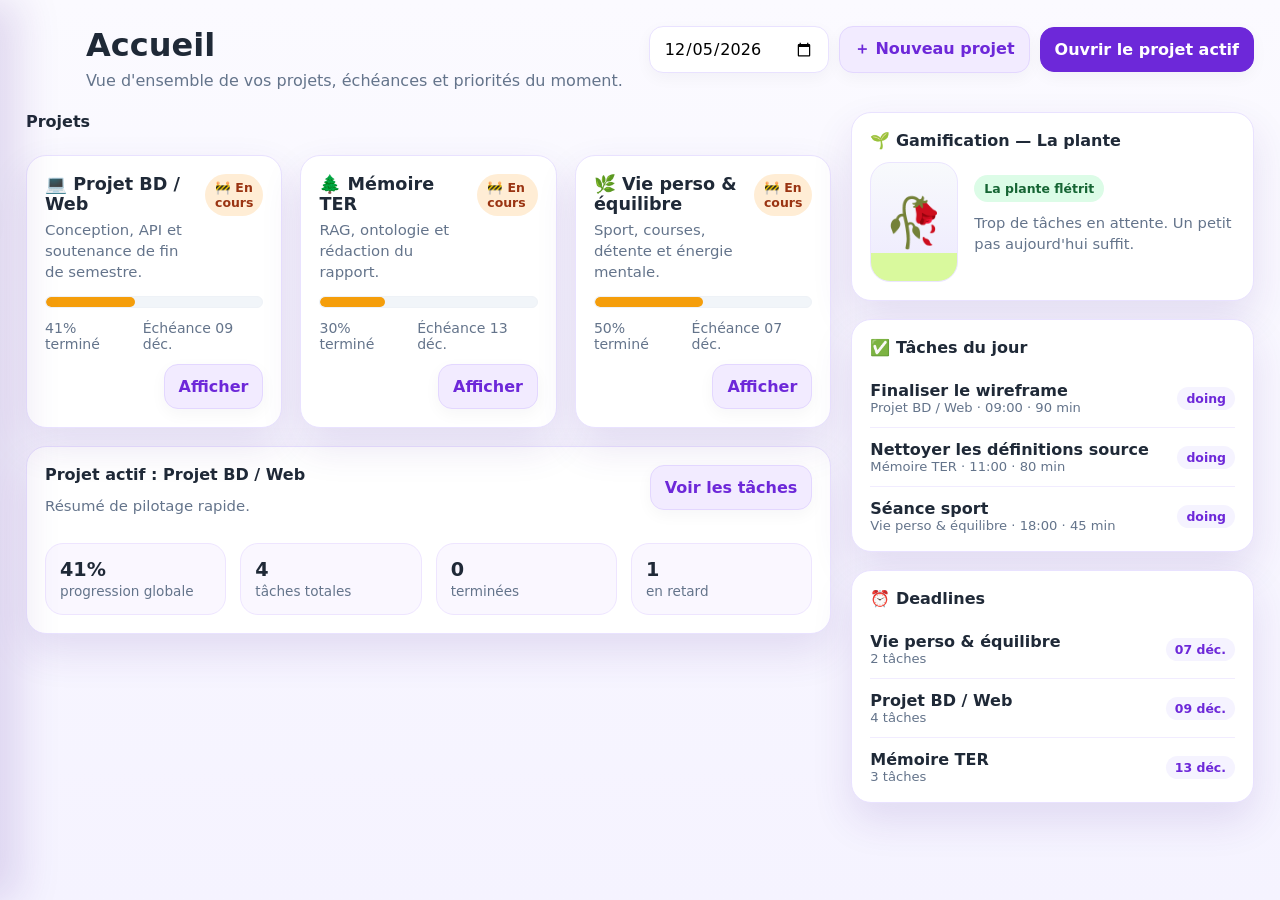
<file: index.html>
<!doctype html>
<html lang="fr">
<head>
  <meta charset="UTF-8" />
  <meta name="viewport" content="width=device-width, initial-scale=1.0" />
  <title>Todo List — Personal Organizer</title>
  <link rel="stylesheet" href="styles.css" />
</head>
<body>
<div class="app">
  <div class="sidebar-backdrop" id="sidebarBackdrop"></div>

  <aside class="sidebar" id="appSidebar">
    <div class="brand">
      <h1>Todo List<br>Personal Organizer</h1>
      <p>Une application de gestion de projets en groupe</p>
    </div>
    <nav class="nav">
      <button class="nav-btn active" data-view="dashboard">🏠 Dashboard</button>
      <button class="nav-btn" data-view="todo">📝 To-do List</button>
      <button class="nav-btn" data-view="gantt">🎼 Vue Chef d'orchestre</button>
      <button class="nav-btn" data-view="calendar">🗓️ Vue Équilibre</button>
    </nav>
    <div id="memberSelectorWrap"></div>
    <div class="sidebar-card">
      <h3>💡 Métaphore active</h3>
      <p>La plante grandit avec ta régularité. Le sablier en focus mode t'aide à rester dans le flux sans stress.</p>
    </div>
  </aside>

  <main class="main" id="mainArea">
    <section id="dashboard" class="view active"></section>
    <section id="todo" class="view"></section>
    <section id="gantt" class="view"></section>
    <section id="calendar" class="view"></section>
  </main>
</div>

<!-- Focus Mode Overlay -->
<div class="focus-overlay" id="focusOverlay">
  <div class="veil" id="focusVeil"></div>
  <div class="focus-panel">
    <div class="badge orange" id="focusPhase">⏳ Deep focus</div>
    <div class="small">Tâche active</div>
    <h2 id="focusTaskTitle" style="margin:8px 0 0;font-size:1.6rem"></h2>
    <div class="timer" id="focusTimer">00:00</div>
    <div class="small" id="focusLabel">Temps restant</div>
    <div class="focus-progress"><div id="focusBar"></div></div>
    <div class="focus-stats">
      <div class="focus-stat"><div class="small">Temps tâche</div><strong id="focusTaskTime">0 min</strong></div>
      <div class="focus-stat"><div class="small">Buffer</div><strong id="focusBufferTime">0 min</strong></div>
    </div>
    <div style="display:flex;gap:10px;justify-content:center;flex-wrap:wrap">
      <button class="btn soft" id="minimizeFocusBtn">Réduire</button>
      <button class="btn soft" id="fullscreenFocusBtn">Plein écran</button>
      <button class="btn warn" id="pauseFocusBtn">Pause</button>
      <button class="btn danger" id="stopFocusBtn">Stop</button>
    </div>
  </div>
</div>

<div class="focus-mini" id="focusMini">
  <div class="focus-mini-head">
    <div>
      <div class="small">Focus en cours</div>
      <strong id="focusMiniTitle">Tâche active</strong>
    </div>
    <div class="focus-mini-actions">
      <button class="mini-btn" id="restoreFocusBtn" title="Ouvrir">↗</button>
      <button class="mini-btn" id="miniPauseFocusBtn" title="Pause">⏯</button>
      <button class="mini-btn" id="miniStopFocusBtn" title="Stop">✕</button>
    </div>
  </div>
  <div class="focus-mini-timer" id="focusMiniTimer">00:00</div>
  <div class="focus-mini-progress"><div id="focusMiniBar"></div></div>
</div>

<div class="toast" id="toast"></div>

<script src="app.js"></script>
</body>
</html>
</file>
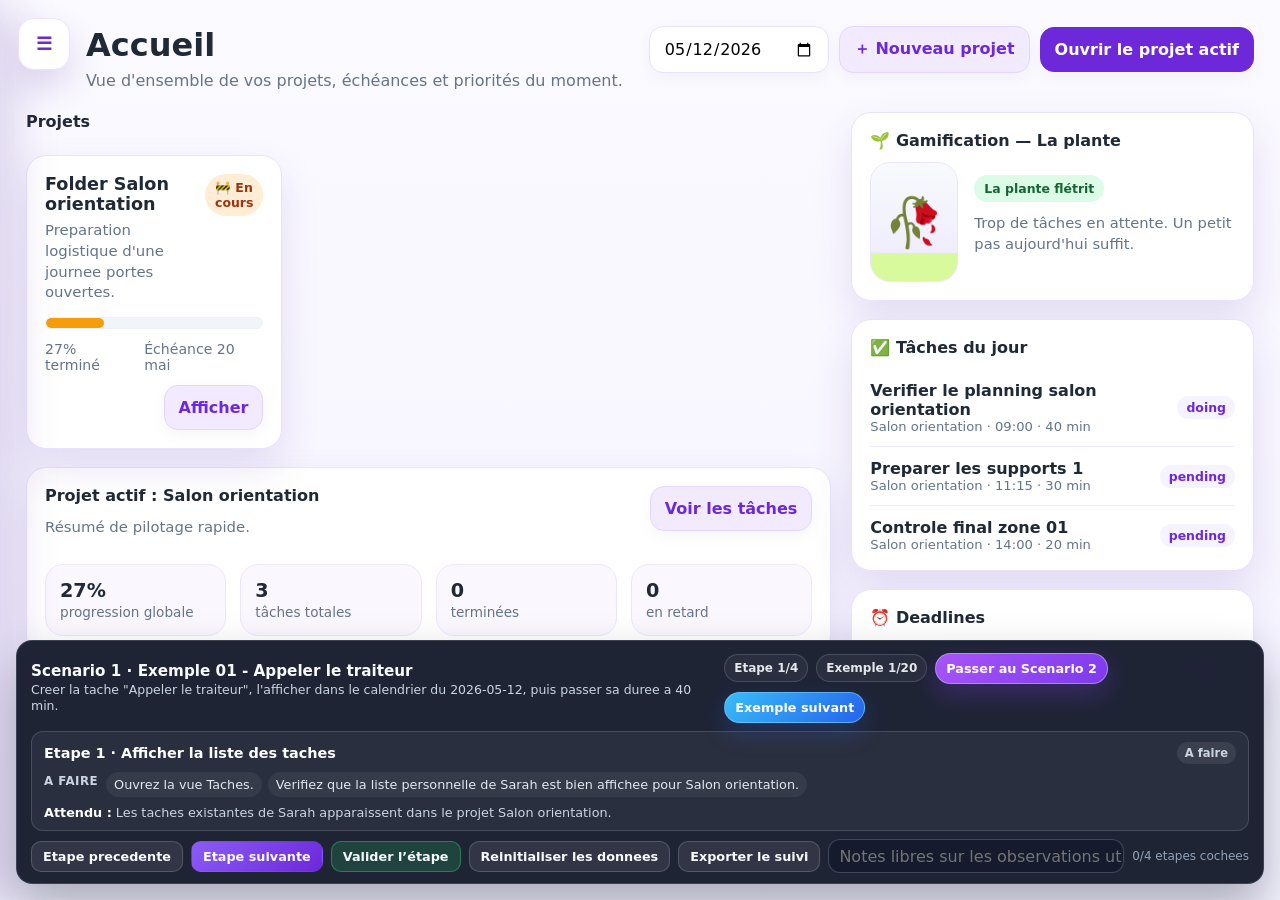
<file: user-tests/index.html>
<!doctype html>
<html lang="fr">
<head>
  <meta charset="UTF-8" />
  <meta name="viewport" content="width=device-width, initial-scale=1.0" />
  <title>Focus Planner - Test Utilisateur</title>
  <link rel="stylesheet" href="../styles.css" />
  <link rel="stylesheet" href="./panel.css" />
</head>
<body>
<div class="app">
  <div class="sidebar-backdrop" id="sidebarBackdrop"></div>
  <button class="sidebar-launcher" id="sidebarLauncher" aria-label="Ouvrir le menu">☰</button>

  <aside class="sidebar" id="appSidebar">
    <div class="brand">
      <h1>Focus Planner<br>Test Utilisateur</h1>
      <p>Parcours guides pour evaluer les deux scenarios du prototype.</p>
    </div>
    <nav class="nav">
      <button class="nav-btn active" data-view="dashboard">
        <span class="nav-icon fill">
          <svg viewBox="0 0 2050 2050" aria-hidden="true" focusable="false">
            <path d="M1600.8,827.6,1091.4,500.8a123.2,123.2,0,0,0-132.8,0L449.2,827.6a45,45,0,0,0,48.6,75.7l40.5-26v597.9a120.5,120.5,0,0,0,120.4,120.4H851.2a34.4,34.4,0,0,0,34.4-34.4V1409.8A139.4,139.4,0,0,1,1025,1270.4h0a139.4,139.4,0,0,1,139.4,139.4v151.4a34.4,34.4,0,0,0,34.4,34.4h192.5a120.5,120.5,0,0,0,120.4-120.4V877.3l40.5,26a45,45,0,0,0,48.6-75.7Z"/>
          </svg>
        </span>
        <span>Dashboard</span>
      </button>
      <button class="nav-btn" data-view="todo">
        <span class="nav-icon fill">
          <svg viewBox="0 0 1024 1024" aria-hidden="true" focusable="false">
            <path d="M864 512a32 32 0 0 0-32 32v96a32 32 0 0 0 64 0v-96a32 32 0 0 0-32-32zM881.92 389.44a23.68 23.68 0 0 0-5.76-2.88 19.84 19.84 0 0 0-6.08-1.92 32 32 0 0 0-28.8 8.64A32 32 0 0 0 832 416a32 32 0 1 0 64 0 33.6 33.6 0 0 0-9.28-22.72zM800 128h-32a96 96 0 0 0-96-96H352a96 96 0 0 0-96 96H224a96 96 0 0 0-96 93.44v677.12A96 96 0 0 0 224 992h576a96 96 0 0 0 96-93.44V736a32 32 0 0 0-64 0v162.56a32 32 0 0 1-32 29.44H224a32 32 0 0 1-32-29.44V221.44A32 32 0 0 1 224 192h32a96 96 0 0 0 96 96h320a96 96 0 0 0 96-96h32a32 32 0 0 1 32 29.44V288a32 32 0 0 0 64 0V221.44A96 96 0 0 0 800 128z m-96 64a32 32 0 0 1-32 32H352a32 32 0 0 1-32-32V128a32 32 0 0 1 32-32h320a32 32 0 0 1 32 32zM712.32 426.56L448 721.6l-137.28-136.32A32 32 0 0 0 265.6 630.4l160 160a32 32 0 0 0 22.4 9.6 32 32 0 0 0 23.04-10.56l288-320a32 32 0 0 0-47.68-42.88z"/>
          </svg>
        </span>
        <span>Tâches</span>
      </button>
      <button class="nav-btn" data-view="gantt">
        <span class="nav-icon stroke">
          <svg viewBox="0 0 24 24" aria-hidden="true" focusable="false">
            <path d="M21 19.9999C21 18.2583 19.3304 16.7767 17 16.2275M15 20C15 17.7909 12.3137 16 9 16C5.68629 16 3 17.7909 3 20M15 13C17.2091 13 19 11.2091 19 9C19 6.79086 17.2091 5 15 5M9 13C6.79086 13 5 11.2091 5 9C5 6.79086 6.79086 5 9 5C11.2091 5 13 6.79086 13 9C13 11.2091 11.2091 13 9 13Z"/>
          </svg>
        </span>
        <span>Gantt</span>
      </button>
      <button class="nav-btn" data-view="calendar">
        <span class="nav-icon stroke">
          <svg viewBox="0 0 24 24" aria-hidden="true" focusable="false">
            <path d="M8 4H7.2002C6.08009 4 5.51962 4 5.0918 4.21799C4.71547 4.40973 4.40973 4.71547 4.21799 5.0918C4 5.51962 4 6.08009 4 7.2002V8M8 4H16M8 4V2M16 4H16.8002C17.9203 4 18.4796 4 18.9074 4.21799C19.2837 4.40973 19.5905 4.71547 19.7822 5.0918C20 5.5192 20 6.07899 20 7.19691V8M16 4V2M4 8V16.8002C4 17.9203 4 18.4801 4.21799 18.9079C4.40973 19.2842 4.71547 19.5905 5.0918 19.7822C5.5192 20 6.07899 20 7.19691 20H16.8031C17.921 20 18.48 20 18.9074 19.7822C19.2837 19.5905 19.5905 19.2842 19.7822 18.9079C20 18.4805 20 17.9215 20 16.8036V8M4 8H20M16 16H16.002L16.002 16.002L16 16.002V16ZM12 16H12.002L12.002 16.002L12 16.002V16ZM8 16H8.002L8.00195 16.002L8 16.002V16ZM16.002 12V12.002L16 12.002V12H16.002ZM12 12H12.002L12.002 12.002L12 12.002V12ZM8 12H8.002L8.00195 12.002L8 12.002V12Z"/>
          </svg>
        </span>
        <span>Calendrier</span>
      </button>
    </nav>
    <div id="memberSelectorWrap"></div>
    <div class="sidebar-card">
      <h3>Mode test</h3>
      <p>Le panneau en bas de l'ecran vous guide pas a pas et permet de reinitialiser le jeu de donnees.</p>
    </div>
  </aside>

  <main class="main" id="mainArea">
    <section id="dashboard" class="view active"></section>
    <section id="todo" class="view"></section>
    <section id="gantt" class="view"></section>
    <section id="calendar" class="view"></section>
  </main>
</div>

<div class="focus-overlay" id="focusOverlay">
  <div class="veil" id="focusVeil"></div>
  <div class="focus-panel">
    <div class="badge orange" id="focusPhase">Deep focus</div>
    <div class="small">Tache active</div>
    <h2 id="focusTaskTitle" style="margin:8px 0 0;font-size:1.6rem"></h2>
    <div class="timer" id="focusTimer">00:00</div>
    <div class="small" id="focusLabel">Temps restant</div>
    <div class="focus-progress"><div id="focusBar"></div></div>
    <div class="focus-stats">
      <div class="focus-stat"><div class="small">Temps tache</div><strong id="focusTaskTime">0 min</strong></div>
      <div class="focus-stat"><div class="small">Buffer</div><strong id="focusBufferTime">0 min</strong></div>
    </div>
    <div style="display:flex;gap:10px;justify-content:center;flex-wrap:wrap">
      <button class="btn soft" id="minimizeFocusBtn">Reduire</button>
      <button class="btn soft" id="fullscreenFocusBtn">Plein ecran</button>
      <button class="btn warn" id="pauseFocusBtn">Pause</button>
      <button class="btn danger" id="stopFocusBtn">Stop</button>
    </div>
  </div>
</div>

<div class="focus-mini" id="focusMini">
  <div class="focus-mini-head">
    <div>
      <div class="small">Focus en cours</div>
      <strong id="focusMiniTitle">Tache active</strong>
    </div>
    <div class="focus-mini-actions">
      <button class="mini-btn" id="restoreFocusBtn" title="Ouvrir">↗</button>
      <button class="mini-btn" id="miniPauseFocusBtn" title="Pause">⏯</button>
      <button class="mini-btn" id="miniStopFocusBtn" title="Stop">✕</button>
    </div>
  </div>
  <div class="focus-mini-timer" id="focusMiniTimer">00:00</div>
  <div class="focus-mini-progress"><div id="focusMiniBar"></div></div>
</div>

<div class="toast" id="toast"></div>
<div id="testGuideRoot"></div>

<script src="./scenarios-data.js"></script>
<script src="./bootstrap.js"></script>
</body>
</html>
</file>
<file: styles.css>
/* =====================================================
   TODO LIST — PERSONAL ORGANIZER
   styles.css
   ===================================================== */

/* ── Design Tokens ── */
:root {
  --bg: #f6f3ff;
  --panel: #ffffff;
  --sidebar: #6d28d9;
  --sidebar-dark: #581c87;
  --sidebar-soft: #8b5cf6;
  --text: #1f2937;
  --muted: #64748b;
  --line: #e9e2ff;
  --shadow: 0 18px 40px rgba(76, 29, 149, .12);
  --radius: 20px;
  --success: #16a34a;
  --warning: #f59e0b;
  --danger: #ef4444;
  --info: #3b82f6;
  --pink: #ec4899;
  --teal: #14b8a6;
  --course: #8b5cf6;
  --personal: #f97316;
  --work: #3b82f6;
  --loisirs: #10b981;
}

/* ── Reset & Base ── */
* { box-sizing: border-box; }
html, body { height: 100%; }
body {
  margin: 0;
  font-family: Inter, ui-sans-serif, system-ui, -apple-system, Segoe UI, Roboto, Arial, sans-serif;
  color: var(--text);
  background: linear-gradient(180deg, #fbfaff 0%, #f5f3ff 100%);
  overflow: hidden;
}

/* ── App Shell ── */
.app { height: 100%; position: relative; }

/* ── Sidebar ── */
.sidebar {
  position: fixed;
  left: 0; top: 0; bottom: 0;
  width: 280px;
  z-index: 40;
  transform: translateX(0);
  transition: transform .25s ease;
  background: linear-gradient(180deg, var(--sidebar) 0%, var(--sidebar-dark) 100%);
  color: #fff;
  padding: 24px 18px;
  display: flex;
  flex-direction: column;
  gap: 18px;
  box-shadow: inset -1px 0 0 rgba(255,255,255,.08), 18px 0 40px rgba(76,29,149,.15);
}
.sidebar.closed { transform: translateX(-100%); }

.sidebar-backdrop {
  position: fixed;
  inset: 0;
  background: rgba(15, 23, 42, .28);
  backdrop-filter: blur(2px);
  z-index: 35;
  display: none;
}
.sidebar-backdrop.show { display: block; }

.sidebar-launcher {
  position: fixed;
  top: 18px;
  left: 18px;
  width: 52px;
  height: 52px;
  border: 1px solid #ece2ff;
  border-radius: 16px;
  background: #fff;
  color: var(--sidebar);
  box-shadow: 0 16px 34px rgba(76,29,149,.16);
  cursor: pointer;
  z-index: 45;
  display: none;
  align-items: center;
  justify-content: center;
  font-size: 1.15rem;
  font-weight: 800;
}
.sidebar-launcher.show { display: inline-flex; }
body.sidebar-collapsed .menu-toggle {
  opacity: 0;
  pointer-events: none;
}

.brand { padding: 8px 10px 16px; }
.brand h1 { font-size: 1.45rem; line-height: 1.1; margin: 0 0 6px; }
.brand p  { margin: 0; color: rgba(255,255,255,.74); font-size: .94rem; }

.nav { display: flex; flex-direction: column; gap: 10px; }
.nav-btn {
  border: none;
  background: rgba(255,255,255,.08);
  color: #fff;
  padding: 14px 16px;
  border-radius: 16px;
  display: flex;
  align-items: center;
  gap: 12px;
  text-align: left;
  font-size: .98rem;
  font-weight: 700;
  cursor: pointer;
  transition: .18s transform, .18s background, .18s box-shadow;
}
.nav-btn:hover { transform: translateX(2px); background: rgba(255,255,255,.14); }
.nav-btn.active { background: #fff; color: var(--sidebar); box-shadow: 0 10px 25px rgba(0,0,0,.15); }
.nav-icon {
  width: 20px;
  height: 20px;
  flex-shrink: 0;
  display: inline-flex;
  align-items: center;
  justify-content: center;
}
.nav-icon svg {
  width: 100%;
  height: 100%;
  display: block;
}
.nav-icon.fill svg path {
  fill: currentColor;
}
.nav-icon.stroke svg path,
.nav-icon.stroke svg circle,
.nav-icon.stroke svg line,
.nav-icon.stroke svg polyline,
.nav-icon.stroke svg polygon,
.nav-icon.stroke svg rect {
  stroke: currentColor;
  fill: none;
  stroke-width: 2;
  stroke-linecap: round;
  stroke-linejoin: round;
}

/* ── Member selector (sidebar) ── */
.who-am-i { padding: 4px 10px 10px; }
.who-label {
  display: block;
  color: rgba(255,255,255,.6);
  font-size: .78rem;
  font-weight: 700;
  text-transform: uppercase;
  letter-spacing: .06em;
  margin-bottom: 8px;
}
.who-pills { display: flex; flex-wrap: wrap; gap: 6px; }
.who-pill {
  display: inline-flex;
  align-items: center;
  gap: 6px;
  padding: 6px 12px;
  border-radius: 999px;
  border: 1px solid rgba(255,255,255,.18);
  background: rgba(255,255,255,.08);
  color: rgba(255,255,255,.75);
  font-size: .82rem;
  font-weight: 600;
  cursor: pointer;
  transition: .15s;
}
.who-pill:hover { background: rgba(255,255,255,.16); color: #fff; }
.who-pill.active {
  background: #fff;
  color: var(--mc, var(--sidebar));
  border-color: transparent;
  font-weight: 800;
  box-shadow: 0 4px 14px rgba(0,0,0,.18);
}
.who-dot { width: 8px; height: 8px; border-radius: 50%; flex-shrink: 0; }

.sidebar-card {
  margin-top: auto;
  background: rgba(255,255,255,.1);
  border: 1px solid rgba(255,255,255,.14);
  border-radius: 22px;
  padding: 16px;
}
.sidebar-card h3 { margin: 0 0 8px; font-size: 1rem; }
.sidebar-card p  { margin: 0; color: rgba(255,255,255,.8); font-size: .9rem; line-height: 1.4; }

/* ── Main Content Area ── */
.main {
  height: 100%;
  margin-left: 280px;
  overflow: auto;
  padding: 26px 26px 30px;
  min-width: 0;
  transition: margin-left .25s ease;
}
.main.expanded { margin-left: 0; }

/* ── Views ── */
.view { display: none; animation: fade .18s ease; }
.view.active { display: block; }
@keyframes fade {
  from { opacity: .55; transform: translateY(6px); }
  to   { opacity: 1;   transform: none; }
}

/* ── Headers ── */
.header {
  display: flex;
  justify-content: space-between;
  align-items: flex-start;
  gap: 16px;
  margin-bottom: 22px;
}
.header-left { display: flex; align-items: flex-start; gap: 12px; }
.header h2   { margin: 0; font-size: 2rem; }
.sub         { margin: 7px 0 0; color: var(--muted); }

/* ── Menu Toggle ── */
.menu-toggle {
  display: inline-flex;
  align-items: center;
  justify-content: center;
  width: 48px; height: 48px;
  border: 1px solid #ece2ff;
  border-radius: 16px;
  background: #fff;
  color: var(--sidebar);
  cursor: pointer;
  box-shadow: 0 12px 28px rgba(76,29,149,.12);
  font-size: 1.1rem;
  font-weight: 800;
}

/* ── Form Controls ── */
.toolbar { display: flex; gap: 10px; align-items: center; flex-wrap: wrap; }
.btn, .input, .select, textarea.input {
  border: 1px solid var(--line);
  background: #fff;
  border-radius: 14px;
  padding: 12px 14px;
  font: inherit;
  box-shadow: 0 5px 16px rgba(15,23,42,.04);
}
.btn { cursor: pointer; font-weight: 700; }
.btn.primary { background: var(--sidebar); border-color: var(--sidebar); color: #fff; }
.btn.soft    { background: #f2ebff; color: var(--sidebar); border-color: #e3d7ff; }
.btn.success { background: #eaf9ef; color: var(--success); border-color: #c9efd5; }
.btn.warn    { background: #fff5df; color: #b45309; border-color: #fde2a7; }
.btn.danger  { background: #fff1f2; color: #be123c; border-color: #fecdd3; }
.is-hidden  { display: none !important; }

/* ── Layout Grids ── */
.layout-grid { display: grid; grid-template-columns: 2fr 1fr; gap: 20px; }
.cards       { display: grid; grid-template-columns: repeat(3, minmax(0,1fr)); gap: 18px; }

/* ── Cards ── */
.card {
  background: var(--panel);
  border: 1px solid var(--line);
  border-radius: var(--radius);
  padding: 18px;
  box-shadow: var(--shadow);
}
.project-card { cursor: pointer; transition: .18s transform, .18s box-shadow; }
.project-card:hover { transform: translateY(-3px); }

.card-top   { display: flex; justify-content: space-between; gap: 10px; align-items: flex-start; }
.card-title { font-size: 1.1rem; font-weight: 800; margin: 0 0 6px; }
.card-text  { color: var(--muted); font-size: .93rem; line-height: 1.4; margin: 0 0 14px; }
.meta-row   { display: flex; justify-content: space-between; gap: 10px; color: var(--muted); font-size: .88rem; margin-top: 12px; }

/* ── Badges ── */
.badge {
  display: inline-flex;
  align-items: center;
  gap: 6px;
  padding: 6px 10px;
  border-radius: 999px;
  font-size: .78rem;
  font-weight: 800;
}
.badge.red    { background: #fee2e2; color: #b91c1c; }
.badge.green  { background: #dcfce7; color: #166534; }
.badge.orange { background: #ffedd5; color: #9a3412; }

/* ── Progress Bar ── */
.progress {
  height: 12px;
  background: #f1f5f9;
  border-radius: 999px;
  overflow: hidden;
  border: 1px solid #eef2f7;
}
.bar { height: 100%; border-radius: inherit; }

/* ── Widgets (right column) ── */
.widgets { display: grid; gap: 18px; }
.widget-title { font-size: 1rem; font-weight: 800; margin: 0 0 12px; }

.task-mini {
  display: flex;
  align-items: center;
  justify-content: space-between;
  padding: 12px 0;
  border-bottom: 1px solid #f1ecff;
  gap: 12px;
}
.task-mini:last-child  { border-bottom: none; padding-bottom: 0; }
.task-mini:first-child { padding-top: 0; }

.deadline-pill {
  padding: 4px 9px;
  border-radius: 999px;
  background: #f5f3ff;
  color: var(--sidebar);
  font-size: .78rem;
  font-weight: 800;
}

/* ── Plant Box (Gamification) ── */
.plant-box { display: grid; grid-template-columns: 90px 1fr; align-items: center; gap: 14px; }
.plant-stage {
  width: 88px; height: 120px;
  border-radius: 20px;
  background: linear-gradient(180deg, #f8fafc, #ede9fe);
  display: flex;
  align-items: center;
  justify-content: center;
  font-size: 3rem;
  position: relative;
  overflow: hidden;
  border: 1px solid #ebe5ff;
}
.plant-stage::after {
  content: "";
  position: absolute;
  bottom: 0; left: 0; right: 0;
  height: 28px;
  background: #d9f99d;
}
.plant-status { font-size: .92rem; color: var(--muted); line-height: 1.45; }

/* ── Project Summary Stats ── */
.project-summary { display: grid; grid-template-columns: repeat(4,minmax(0,1fr)); gap: 14px; margin-top: 12px; }
.mini-stat { padding: 14px; border-radius: 18px; background: #faf7ff; border: 1px solid #eee5ff; }
.mini-stat strong { display: block; font-size: 1.2rem; }
.mini-stat span   { color: var(--muted); font-size: .85rem; }

.section-head {
  display: flex;
  align-items: center;
  justify-content: space-between;
  gap: 12px;
  margin: 0 0 12px;
}

.project-header-tools {
  display: flex;
  align-items: center;
  gap: 10px;
  flex-wrap: wrap;
  justify-content: flex-end;
}

.project-section-head {
  display: flex;
  align-items: flex-start;
  justify-content: space-between;
  gap: 16px;
  flex-wrap: wrap;
  margin-bottom: 12px;
}

.project-section-copy {
  display: grid;
  gap: 6px;
}

.project-composer-card {
  margin-bottom: 18px;
  border-style: dashed;
  border-color: #bfdbfe;
  background: linear-gradient(180deg, #f7fbff 0%, #eef6ff 100%);
  box-shadow: 0 18px 40px rgba(37, 99, 235, .08);
}

.project-composer-head {
  align-items: flex-start;
  margin-bottom: 8px;
}

.project-create-grid {
  display: grid;
  grid-template-columns: minmax(0, 1.2fr) minmax(180px, .9fr) minmax(180px, .9fr) auto;
  gap: 12px;
  align-items: end;
}

.project-create-grid .wide {
  grid-column: 1 / -1;
}

.project-create-grid .input,
.project-create-grid .select,
.project-create-grid textarea.input {
  width: 100%;
}

.project-create-desc {
  min-height: 92px;
  resize: vertical;
}

.project-create-actions {
  display: flex;
  justify-content: flex-end;
  align-self: end;
}

.project-create-actions .btn {
  min-width: 170px;
}

.project-section-head .btn.soft {
  padding: 14px 20px;
  font-size: .98rem;
  font-weight: 800;
  border-radius: 16px;
  background: linear-gradient(135deg, #f3e8ff, #ede9fe);
}

/* ── Todo Columns (Kanban) ── */
.todo-columns { display: grid; grid-template-columns: repeat(3,minmax(0,1fr)); gap: 14px; align-items: start; }
.todo-col { background: transparent; border: none; border-radius: 20px; padding: 0; min-height: 420px; }
.todo-col h4 {
  margin: 0 0 10px;
  font-size: .95rem;
  color: #5b21b6;
  background: #f3ecff;
  border: 1px solid #e9ddff;
  padding: 10px 12px;
  border-radius: 14px;
}
.task-list { display: grid; gap: 12px; }

/* ── Task Cards ── */
.task-item {
  padding: 14px 14px 12px;
  border-radius: 18px;
  border: 1px solid #e6ddff;
  background: #fff;
  box-shadow: 0 8px 20px rgba(15,23,42,.05);
}
.task-head  { display: grid; grid-template-columns: minmax(0, 1fr) auto; gap: 14px; align-items: flex-start; }
.task-left  { display: grid; grid-template-columns: auto auto minmax(0, 1fr); gap: 10px; align-items: flex-start; min-width: 0; }
.chevron-btn { border: none; background: transparent; color: #94a3b8; font-size: 1.05rem; cursor: pointer; padding: 3px 0; line-height: 1; }
.check { margin-top: 3px; width: 18px; height: 18px; accent-color: var(--sidebar); }
.task-body  { min-width: 0; }

.task-title-row { display: flex; align-items: center; gap: 10px; min-width: 0; flex-wrap: wrap; margin-bottom: 8px; }
.task-title-text { font-size: 1rem; font-weight: 600; color: #1f2937; min-width: 0; line-height: 1.3; }
.task-meta-stack { display: flex; flex-direction: column; gap: 6px; margin-top: 0; }
.task-meta-small { display: flex; gap: 8px; align-items: flex-start; color: #64748b; font-size: .77rem; line-height: 1.3; }
.meta-icon { font-size: .8rem; opacity: .9; }
.tag { padding: 4px 9px; border-radius: 999px; background: #f3e8ff; color: #7e22ce; font-size: .75rem; font-weight: 800; }

/* ── Status Chips ── */
.task-status-row { display: flex; gap: 8px; flex-wrap: wrap; margin-top: 12px; }
.status-chip {
  border: 1px solid #e9ddff;
  background: linear-gradient(180deg, #fcfaff 0%, #f4ecff 100%);
  color: #6d28d9;
  padding: 8px 12px;
  border-radius: 999px;
  font-size: .76rem;
  font-weight: 800;
  cursor: pointer;
  transition: .16s ease;
  box-shadow: 0 6px 14px rgba(109,40,217,.06);
}
.status-chip:hover {
  transform: translateY(-1px);
  background: linear-gradient(180deg, #faf5ff 0%, #ede9fe 100%);
  border-color: #d8b4fe;
}
.status-chip.active {
  background: linear-gradient(135deg, var(--sidebar-soft), var(--sidebar));
  color: #fff;
  border-color: transparent;
  box-shadow: 0 10px 20px rgba(109,40,217,.24);
}

/* ── Task Action Buttons ── */
.task-actions {
  display: flex;
  gap: 8px;
  flex-wrap: wrap;
  justify-content: flex-end;
  align-items: flex-start;
  align-content: flex-start;
  max-width: 170px;
  justify-self: end;
}
.icon-btn {
  border: 1px solid transparent;
  border-radius: 12px;
  padding: 0;
  cursor: pointer;
  font-weight: 800;
  min-width: 36px; width: 36px; height: 36px;
  font-size: .82rem;
  display: inline-flex;
  align-items: center;
  justify-content: center;
  box-shadow: 0 6px 14px rgba(15,23,42,.05);
  transition: transform .15s ease, box-shadow .15s ease, background .15s ease, border-color .15s ease;
}
.icon-btn svg {
  width: 20px;
  height: 20px;
  display: block;
}
.icon-btn svg path,
.icon-btn svg circle,
.icon-btn svg line,
.icon-btn svg polyline,
.icon-btn svg polygon,
.icon-btn svg rect {
  stroke: currentColor;
  fill: none;
  stroke-width: 2;
  stroke-linecap: round;
  stroke-linejoin: round;
}
.icon-btn:hover { transform: translateY(-1px); box-shadow: 0 10px 18px rgba(15,23,42,.08); }
.play      { background: linear-gradient(135deg,#34d399,#16a34a); color:#fff; border-color:transparent; }
.calendar-btn {
  background: linear-gradient(135deg, #f6f0ff, #ede9fe);
  color: #7c3aed;
  border-color: #d8b4fe;
  box-shadow: 0 8px 18px rgba(124,58,237,.14);
}
.member-btn {
  background: linear-gradient(135deg, #f8f7ff, #f2ecff);
  color: #8b5cf6;
  border-color: #ddd6fe;
  box-shadow: 0 8px 18px rgba(139,92,246,.12);
}
.magic     { background: linear-gradient(135deg,#c084fc,#8b5cf6); color:#fff; border-color:transparent; }
.edit-btn  { background: #eef4ff; color: #2563eb; border-color: #c7dcff; }
.add-btn   { background: #f4f7fb; color: #475569; border-color: #d9e1ea; }
.delete-btn{ background: #fff1f2; color: #dc2626; border-color: #fecdd3; }

.task-member-popover {
  margin-top: 10px;
  padding: 14px;
  border-radius: 16px;
  border: 1px solid #e6ddff;
  background: linear-gradient(180deg, #fdfcff, #faf7ff);
  box-shadow: 0 10px 28px rgba(109,40,217,.08);
}
.task-member-title {
  font-size: .9rem;
  font-weight: 800;
  color: #312e81;
  margin-bottom: 10px;
}
.task-member-list {
  display: grid;
  gap: 8px;
}
.task-member-option {
  display: flex;
  align-items: center;
  gap: 10px;
  width: 100%;
  padding: 10px 12px;
  border-radius: 12px;
  border: 1px solid #ddd6fe;
  background: #fff;
  color: #475569;
  cursor: pointer;
  font: inherit;
  font-weight: 600;
  text-align: left;
}
.task-member-option.active {
  border-color: #8b5cf6;
  background: #f5f3ff;
  color: #5b21b6;
}
.task-member-swatch {
  width: 14px;
  height: 14px;
  border-radius: 999px;
  flex-shrink: 0;
}

/* ── Task Expand / Edit Panels ── */
.task-panel {
  margin-top: 12px;
  padding-top: 12px;
  border-top: 1px solid #ece7ff;
}
.task-edit-grid {
  display: grid;
  grid-template-columns: repeat(2, minmax(0, 1fr));
  gap: 10px 12px;
}
.task-edit-grid .full { grid-column: 1 / -1; }
.field-label { font-size: .8rem; font-weight: 700; color: #475569; margin-bottom: 6px; display: block; }

.task-panel .input,
.task-panel .select,
.task-panel textarea.input {
  width: 100%;
  padding: 10px 12px;
  border-radius: 12px;
  box-shadow: 0 3px 10px rgba(15,23,42,.03);
}
.task-panel textarea.input {
  min-height: 84px;
  resize: vertical;
}

.quick-buffer-row { display: flex; gap: 8px; flex-wrap: wrap; margin-top: 4px; }
.quick-buffer-btn {
  background: #fff;
  border: 1px solid #cbd5e1;
  border-radius: 10px;
  color: #475569;
  padding: 7px 11px;
  cursor: pointer;
  font-weight: 600;
  font-size: .82rem;
}
.task-panel-actions { display: flex; gap: 10px; margin-top: 12px; }
.task-panel-actions .btn { flex: 1; }
.task-panel-actions .btn.cancel-inline { flex: 0 0 auto; min-width: 98px; background: #cbd5e1; border-color: #cbd5e1; color: #334155; }

/* ── New-task inline form ── */
.new-task-area {
  border-top: 1px solid var(--line);
  padding-top: 16px;
  margin-top: 4px;
}

.new-task-head {
  display: flex;
  align-items: flex-start;
  justify-content: space-between;
  gap: 12px;
  margin-bottom: 10px;
}

.new-task-heading {
  margin: 0;
  font-size: 1.25rem;
  line-height: 1.1;
  color: #312e81;
}

.new-task-subtitle {
  margin: 6px 0 0;
  color: var(--muted);
  font-size: .88rem;
}

.new-task-title {
  display: block;
  width: 100%;
  border: none;
  border-bottom: 2px solid var(--line);
  background: transparent;
  padding: 12px 2px;
  font: 700 1.08rem/1.3 inherit;
  color: var(--text);
  outline: none;
  margin-bottom: 14px;
  transition: border-color .18s;
}
.new-task-title::placeholder { color: var(--muted); font-weight: 400; }
.new-task-title:focus { border-bottom-color: var(--sidebar); }
.new-task-desc {
  display: block;
  width: 100%;
  min-height: 88px;
  margin-bottom: 12px;
  resize: vertical;
}
.new-task-row {
  display: grid;
  grid-template-columns: repeat(auto-fit, minmax(140px, 1fr));
  gap: 8px;
  margin-bottom: 8px;
}
.ntf-field { display: flex; flex-direction: column; gap: 5px; }
.ntf-field-action { justify-content: flex-end; }
.ntf-label {
  font-size: .72rem;
  font-weight: 700;
  color: var(--muted);
  text-transform: uppercase;
  letter-spacing: .05em;
}
.ntf-label-spacer {
  opacity: 0;
  pointer-events: none;
}
.input.ntf, .select.ntf { padding: 9px 10px; font-size: .85rem; }
.btn.ntf-save {
  font-size: .88rem;
  letter-spacing: .01em;
  width: 100%;
  min-height: 40px;
  display: inline-flex;
  align-items: center;
  justify-content: center;
  align-self: stretch;
  padding: 8px 12px;
}

/* ── Project Tabs ── */
.project-tabs { display: grid; grid-template-columns: repeat(3,minmax(0,1fr)); gap: 10px; margin-bottom: 18px; }
.project-item { padding: 13px 14px; border-radius: 16px; border: 1px solid var(--line); background: #fff; cursor: pointer; }
.project-item.active { outline: 2px solid #d8b4fe; background: #fbf7ff; }

/* ── Subtasks ── */
.subtask-list { display: grid; gap: 8px; margin-top: 12px; }
.subtask {
  display: grid;
  grid-template-columns: auto 1fr auto;
  gap: 10px;
  align-items: center;
  padding: 8px 10px;
  background: #faf7ff;
  border: 1px solid #efe7ff;
  border-radius: 12px;
}

@media (max-width: 640px) {
  .task-head { grid-template-columns: 1fr; }
  .task-actions {
    max-width: none;
    justify-self: start;
    justify-content: flex-start;
  }
}

/* ── Form Grids ── */
.filter-row, .form-grid { display: grid; grid-template-columns: repeat(4,minmax(0,1fr)); gap: 12px; }
.form-grid .wide { grid-column: span 2; }
.helper, .small { font-size: .82rem; color: var(--muted); }

/* ═══════════════════════════════════════════════════
   GANTT VIEW — "Vue Chef d'orchestre"
   ═══════════════════════════════════════════════════ */

/* Member filter buttons */
.gantt-member-filters {
  display: flex;
  gap: 10px;
  flex-wrap: wrap;
  margin-bottom: 16px;
  align-items: center;
}
.gantt-member-btn {
  display: inline-flex;
  align-items: center;
  gap: 8px;
  padding: 8px 16px;
  border-radius: 999px;
  border: 2px solid transparent;
  font-size: .85rem;
  font-weight: 700;
  cursor: pointer;
  transition: .18s all;
  opacity: 0.45;
  background: #fff;
  box-shadow: 0 4px 12px rgba(15,23,42,.07);
}
.gantt-member-btn.active {
  opacity: 1;
  box-shadow: 0 8px 20px rgba(15,23,42,.13);
}
.gantt-member-btn .swatch {
  width: 10px; height: 10px;
  border-radius: 999px;
  display: inline-block;
}
.gantt-member-btn-all {
  background: var(--sidebar);
  color: #fff;
  border-color: var(--sidebar);
  opacity: 1;
}
.gantt-member-btn-all.inactive { opacity: 0.55; background: #f2ebff; color: var(--sidebar); border-color: #e3d7ff; }

/* Gantt grid */
.gantt-wrap { overflow: auto; }
.gantt-stage-wrap { position: relative; }
.gantt-header-row,
.gantt-row {
  display: grid;
  grid-template-columns: 130px repeat(14, 90px);
  min-width: 1390px;
}
.gantt-header-row > div,
.gantt-row > div {
  border-bottom: 1px solid #f0ebff;
  border-right: 1px solid #f3efff;
  min-height: 48px;
  position: relative;
}
.gantt-header-row > div {
  min-height: 34px;
  background: #fbf9ff;
  font-size: .68rem;
  font-weight: 800;
  color: #6b21a8;
  display: flex;
  align-items: center;
  justify-content: center;
}
.gantt-label {
  padding: 10px;
  background: #fff;
  position: sticky;
  left: 0;
  z-index: 4;
  border-right: 1px solid #eadcff !important;
}
.member-name { font-weight: 800; font-size: .92rem; }
.member-role { font-size: .74rem; color: var(--muted); margin-top: 3px; }
.gantt-cell  { background-image: linear-gradient(to bottom, transparent calc(100% - 1px), #f6f1ff 0); }

/* Today marker line */
.gantt-today-line {
  position: absolute;
  top: 34px; /* below header */
  bottom: 0;
  width: 2px;
  background: #ef4444;
  z-index: 3;
  pointer-events: none;
}
.gantt-today-line::before {
  content: "Aujourd'hui";
  position: absolute;
  top: 4px;
  left: 4px;
  font-size: .65rem;
  font-weight: 800;
  color: #ef4444;
  white-space: nowrap;
  background: rgba(255,255,255,.9);
  padding: 2px 5px;
  border-radius: 6px;
}

/* Gantt bars */
.gantt-bar {
  position: absolute;
  top: 8px;
  height: 32px;
  border-radius: 10px;
  padding: 4px 8px;
  color: #fff;
  font-size: .65rem;
  font-weight: 800;
  box-shadow: 0 6px 12px rgba(15,23,42,.12);
  cursor: grab;
  display: flex;
  align-items: center;
  justify-content: space-between;
  gap: 6px;
  overflow: hidden;
  white-space: nowrap;
  transition: opacity .2s, box-shadow .2s;
}
.gantt-bar:active { cursor: grabbing; }
.gantt-bar.dimmed { opacity: 0.18; }

.gantt-bar[data-owner="Thomas"] { background: linear-gradient(135deg, #3b82f6, #2563eb); }
.gantt-bar[data-owner="Sarah"]  { background: linear-gradient(135deg, #ec4899, #db2777); }
.gantt-bar[data-owner="Léo"]    { background: linear-gradient(135deg, #14b8a6, #0f766e); }
.gantt-bar[data-owner="Maya"]   { background: linear-gradient(135deg, #f59e0b, #ea580c); }

/* Dependency SVG overlay */
.dep-svg {
  position: absolute;
  top: 0; left: 0;
  width: 100%; height: 100%;
  pointer-events: none;
  z-index: 2;
  overflow: visible;
}
.dep-svg path {
  fill: none;
  stroke: #c084fc;
  stroke-width: 2;
  marker-end: url(#gantt-arrow);
}

/* ═══════════════════════════════════════════════════
   CALENDAR VIEW
   ═══════════════════════════════════════════════════ */
.calendar-shell { display: grid; grid-template-columns: 260px 1fr; gap: 18px; }
.layer-list { display: grid; gap: 10px; }
.layer {
  display: flex;
  align-items: center;
  justify-content: space-between;
  padding: 12px 14px;
  border-radius: 16px;
  background: #fff;
  border: 1px solid var(--line);
}
.layer .left { display: flex; gap: 10px; align-items: center; }
.swatch { width: 12px; height: 12px; border-radius: 999px; }

.calendar-area { background: #fff; border: 1px solid var(--line); border-radius: 24px; box-shadow: var(--shadow); overflow: hidden; }
.calendar-top {
  display: flex;
  justify-content: space-between;
  align-items: center;
  padding: 16px 18px;
  border-bottom: 1px solid #f2ebff;
  gap: 12px;
  flex-wrap: wrap;
}
.zoom-badge { padding: 8px 12px; border-radius: 999px; background: #f5f3ff; color: #6d28d9; font-weight: 800; font-size: .8rem; }

.calendar-grid {
  position: relative;
  overflow: auto;
  height: 640px;
  touch-action: none;
  background: linear-gradient(180deg, #fff, #fcfbff);
}
.day-grid  { display: grid; grid-template-columns: 70px 1fr; }
.week-grid { display: grid; grid-template-columns: 70px repeat(7,1fr); }
.month-grid{ display: grid; grid-template-columns: repeat(7,1fr); }

.time-col, .day-col { position: relative; }
.hour-label, .slot { height: 52px; border-bottom: 1px solid #f3efff; }
.hour-label {
  padding: 6px 10px;
  color: var(--muted);
  font-size: .76rem;
  background: #fff;
  position: sticky;
  left: 0;
  z-index: 2;
}
.day-head {
  padding: 12px;
  font-size: .84rem;
  font-weight: 800;
  color: #6b21a8;
  background: #fbf9ff;
  border-bottom: 1px solid #eee5ff;
  text-align: center;
  position: sticky;
  top: 0;
  z-index: 2;
}

/* Calendar events */
.event {
  position: absolute;
  left: 8px; right: 8px;
  border-radius: 14px;
  padding: 10px 10px 16px;
  color: #fff;
  font-size: .78rem;
  font-weight: 700;
  box-shadow: 0 12px 26px rgba(15,23,42,.14);
  cursor: grab;
  border: 2px solid transparent;
  user-select: none;
  transition: top .08s, left .08s, height .08s, opacity .08s;
}
.event.dragging, .event.resizing { opacity: .92; z-index: 8; }
.event-main    { pointer-events: none; }
.event-resizer {
  position: absolute;
  left: 8px; right: 8px;
  bottom: 4px;
  height: 10px;
  border-radius: 999px;
  background: rgba(255,255,255,.28);
  cursor: ns-resize;
}
.event[data-layer="etudes"]    { background: linear-gradient(135deg, var(--course), #6d28d9); }
.event[data-layer="personnel"] { background: linear-gradient(135deg, var(--personal), #ea580c); }
.event[data-layer="travail"]   { background: linear-gradient(135deg, var(--work), #2563eb); }
.event[data-layer="loisirs"]   { background: linear-gradient(135deg, var(--loisirs), #059669); }
.event.conflict { animation: shake .28s linear 2; border-color: #fecaca; filter: saturate(1.2); }
@keyframes shake {
  0%, 100% { transform: translateX(0); }
  25%       { transform: translateX(-4px); }
  75%       { transform: translateX(4px); }
}

.month-cell { min-height: 120px; border-right: 1px solid #f3efff; border-bottom: 1px solid #f3efff; padding: 10px; background: #fff; }
.month-date { font-size: .8rem; font-weight: 800; color: #6b7280; margin-bottom: 8px; }
.month-mini {
  display: block;
  padding: 7px 9px;
  border-radius: 12px;
  color: #fff;
  font-size: .74rem;
  font-weight: 700;
  margin-bottom: 7px;
  overflow: hidden;
  text-overflow: ellipsis;
  white-space: nowrap;
}

/* ═══════════════════════════════════════════════════
   FOCUS MODE OVERLAY
   ═══════════════════════════════════════════════════ */
.focus-overlay {
  position: fixed;
  inset: 0;
  background: #f8fafc;
  display: none;
  align-items: center;
  justify-content: center;
  z-index: 50;
  overflow: hidden;
}
.focus-overlay.active { display: flex; }
.veil {
  position: absolute;
  left: 0; top: 0;
  width: 100%; height: 0%;
  background: linear-gradient(180deg, #8b5cf6, #6d28d9, #312e81);
  transition: height .9s linear, background .4s ease;
}
.focus-panel {
  position: relative;
  z-index: 2;
  width: min(520px, 92vw);
  background: rgba(255,255,255,.96);
  backdrop-filter: blur(16px);
  border: 1px solid rgba(255,255,255,.5);
  border-radius: 28px;
  padding: 34px;
  box-shadow: 0 30px 70px rgba(15,23,42,.24);
  text-align: center;
}
.timer { font-size: 4.4rem; line-height: 1; font-weight: 300; letter-spacing: .04em; margin: 14px 0 10px; }
.focus-progress { height: 14px; background: #ede9fe; border-radius: 999px; overflow: hidden; margin: 16px 0 22px; }
.focus-progress > div { height: 100%; background: linear-gradient(90deg, #3b82f6, #22c55e); width: 0%; }
.focus-stats { display: grid; grid-template-columns: 1fr 1fr; gap: 10px; margin: 18px 0 24px; }
.focus-stat { padding: 14px; border-radius: 18px; background: #faf7ff; border: 1px solid #efe7ff; }

.focus-mini {
  position: fixed;
  right: 18px;
  bottom: 72px;
  width: min(320px, calc(100vw - 24px));
  background: rgba(255,255,255,.96);
  border: 1px solid rgba(226, 232, 240, .95);
  border-radius: 22px;
  box-shadow: 0 24px 55px rgba(15,23,42,.2);
  backdrop-filter: blur(16px);
  padding: 16px;
  z-index: 55;
  display: none;
}
.focus-mini.active { display: block; }
.focus-mini-head {
  display: flex;
  align-items: flex-start;
  justify-content: space-between;
  gap: 12px;
}
.focus-mini-actions { display: flex; gap: 6px; }
.mini-btn {
  width: 34px;
  height: 34px;
  border-radius: 10px;
  border: 1px solid #e5dfff;
  background: #f8f5ff;
  color: var(--sidebar);
  font: inherit;
  font-weight: 800;
  cursor: pointer;
}
.focus-mini-timer {
  font-size: 2rem;
  font-weight: 300;
  line-height: 1;
  margin: 14px 0 10px;
}
.focus-mini-progress {
  height: 10px;
  border-radius: 999px;
  background: #ece8ff;
  overflow: hidden;
}
.focus-mini-progress > div {
  height: 100%;
  width: 0%;
  background: linear-gradient(90deg, #3b82f6, #22c55e);
}

/* ── Toast notification ── */
.toast {
  position: fixed;
  right: 18px; bottom: 18px;
  background: #111827;
  color: #fff;
  padding: 12px 16px;
  border-radius: 14px;
  z-index: 60;
  display: none;
}
.toast.show { display: block; }

/* ── Legend ── */
.legend { display: flex; gap: 10px; flex-wrap: wrap; }
.legend span {
  display: inline-flex;
  align-items: center;
  gap: 7px;
  background: #fff;
  padding: 8px 12px;
  border-radius: 999px;
  border: 1px solid var(--line);
  font-size: .82rem;
  font-weight: 700;
}

/* ═══════════════════════════════════════════════════
   RESPONSIVE
   ═══════════════════════════════════════════════════ */
@media (max-width: 1200px) {
  .cards, .project-summary, .filter-row, .form-grid, .project-create-grid { grid-template-columns: repeat(2,minmax(0,1fr)); }
  .layout-grid, .calendar-shell { grid-template-columns: 1fr; }
  .todo-columns { grid-template-columns: 1fr; }
  .project-create-actions {
    grid-column: 1 / -1;
  }
}
@media (max-width: 820px) {
  body { overflow: auto; }
  .cards, .project-summary, .filter-row, .form-grid, .project-create-grid,
  .todo-columns, .project-tabs { grid-template-columns: 1fr; }
  .new-task-row { grid-template-columns: repeat(2,minmax(0,1fr)); }
  .main { margin-left: 0; padding: 16px; }
  .header { flex-direction: column; }
  .sidebar { transform: translateX(-100%); }
  .sidebar.open-mobile { transform: translateX(0); }
  .sidebar-launcher { top: 12px; left: 12px; }
  .focus-mini { right: 12px; bottom: 12px; width: calc(100vw - 24px); }
  .project-header-tools,
  .section-head,
  .project-section-head {
    justify-content: flex-start;
  }
  .project-create-actions .btn {
    width: 100%;
  }
}
</file>
<file: user-tests/panel.css>
body {
  padding-bottom: 150px;
}

.main {
  padding-bottom: 165px !important;
}

.test-guide {
  position: fixed;
  left: 16px;
  right: 16px;
  bottom: 16px;
  z-index: 70;
  width: auto;
  overflow: visible;
  background: rgba(22, 28, 45, .96);
  color: #f8fafc;
  border: 1px solid rgba(148, 163, 184, .24);
  border-radius: 16px;
  box-shadow: 0 24px 48px rgba(15, 23, 42, .32);
  backdrop-filter: blur(14px);
  padding: 12px 14px 10px;
}

.test-guide-error {
  max-width: 760px;
  margin: 0 auto;
}

.test-guide-top {
  display: flex;
  justify-content: space-between;
  align-items: center;
  gap: 12px;
  margin-bottom: 8px;
}

.test-guide-title {
  margin: 0;
  font-size: .95rem;
  font-weight: 800;
}

.test-guide-subtitle {
  margin: 2px 0 0;
  color: #cbd5e1;
  font-size: .78rem;
  line-height: 1.25;
}

.test-guide-controls {
  display: flex;
  gap: 8px;
  align-items: center;
  flex-wrap: wrap;
}

.test-guide-progress {
  border: 1px solid rgba(203, 213, 225, .18);
  background: rgba(255, 255, 255, .05);
  color: #e5e7eb;
  border-radius: 999px;
  padding: 6px 9px;
  font-size: .75rem;
  font-weight: 700;
}

.test-guide-switch {
  border: 1px solid rgba(196, 181, 253, .6);
  background: linear-gradient(135deg, #a855f7, #7c3aed);
  color: #ffffff;
  border-radius: 999px;
  padding: 7px 10px;
  font: inherit;
  font-size: .8rem;
  font-weight: 700;
  cursor: pointer;
  white-space: nowrap;
  box-shadow: 0 10px 24px rgba(124, 58, 237, .28);
}

.test-guide-switch.secondary {
  border-color: rgba(125, 211, 252, .58);
  background: linear-gradient(135deg, #38bdf8, #2563eb);
  color: #ffffff;
  box-shadow: 0 10px 24px rgba(37, 99, 235, .24);
}

.test-guide-select,
.test-guide-note {
  border: 1px solid rgba(203, 213, 225, .24);
  background: rgba(15, 23, 42, .56);
  color: #f8fafc;
  border-radius: 12px;
  font: inherit;
}

.test-guide-select {
  padding: 7px 9px;
  font-size: .82rem;
}

.test-guide-body {
  display: block;
}

.test-guide-card {
  background: rgba(255,255,255,.05);
  border: 1px solid rgba(203, 213, 225, .18);
  border-radius: 12px;
  padding: 10px 12px;
  min-height: 0;
}

.test-guide-card.done {
  border-color: rgba(74, 222, 128, .36);
}

.test-guide-card-head {
  display: flex;
  align-items: center;
  justify-content: space-between;
  gap: 10px;
  margin-bottom: 8px;
}

.test-guide-card h4 {
  margin: 0;
  font-size: .9rem;
  color: #ffffff;
}

.test-guide-step-state {
  border-radius: 999px;
  padding: 4px 8px;
  background: rgba(255, 255, 255, .08);
  color: #cbd5e1;
  font-size: .72rem;
  font-weight: 800;
  white-space: nowrap;
}

.test-guide-card.done .test-guide-step-state {
  background: rgba(34, 197, 94, .18);
  color: #dcfce7;
}

.test-guide-inline-block {
  display: flex;
  align-items: flex-start;
  gap: 8px;
  margin-bottom: 8px;
}

.test-guide-inline-label {
  flex: 0 0 auto;
  color: #cbd5e1;
  font-size: .74rem;
  font-weight: 800;
  text-transform: uppercase;
  letter-spacing: .04em;
  padding-top: 2px;
}

.test-guide-inline-list {
  display: flex;
  flex-wrap: wrap;
  gap: 6px;
}

.test-guide-inline-item {
  display: inline-flex;
  align-items: center;
  padding: 5px 8px;
  border-radius: 999px;
  background: rgba(255, 255, 255, .06);
  color: #e2e8f0;
  font-size: .8rem;
  line-height: 1.2;
}

.test-guide-fields {
  display: flex;
  flex-wrap: wrap;
  gap: 6px;
  margin: 8px 0;
}

.test-guide-field {
  display: inline-flex;
  align-items: center;
  gap: 6px;
  border-radius: 999px;
  background: rgba(15, 23, 42, .38);
  border: 1px solid rgba(203, 213, 225, .14);
  padding: 5px 9px;
}

.test-guide-field-label {
  display: inline;
  font-size: .68rem;
  color: #94a3b8;
  text-transform: uppercase;
  letter-spacing: .04em;
}

.test-guide-field strong {
  font-size: .76rem;
  color: #f8fafc;
}

.test-guide-expected {
  margin-top: 6px;
  color: #cbd5e1;
  font-size: .8rem;
}

.test-guide-expected strong {
  color: #ffffff;
}

.test-guide-footer {
  display: flex;
  gap: 8px;
  align-items: center;
  margin-top: 8px;
  flex-wrap: wrap;
}

.test-guide-btn {
  border: 1px solid rgba(203, 213, 225, .22);
  background: rgba(255,255,255,.08);
  color: #f8fafc;
  border-radius: 10px;
  padding: 7px 11px;
  font: inherit;
  cursor: pointer;
  font-weight: 700;
  font-size: .8rem;
}

.test-guide-btn.primary {
  background: linear-gradient(135deg, #8b5cf6, #6d28d9);
  border-color: transparent;
}

.test-guide-btn.success {
  background: rgba(34, 197, 94, .2);
  border-color: rgba(74, 222, 128, .36);
}

.test-guide-note {
  flex: 1 1 220px;
  min-height: 34px;
  max-height: 34px;
  padding: 7px 10px;
  resize: none;
  overflow: hidden;
  white-space: nowrap;
}

.test-guide-meta {
  margin-left: auto;
  color: #94a3b8;
  font-size: .75rem;
}

@media (max-width: 980px) {
  .test-guide {
    left: 12px;
    right: 12px;
    bottom: 12px;
    width: auto;
  }

  .test-guide-top,
  .test-guide-card-head,
  .test-guide-inline-block {
    align-items: flex-start;
    flex-direction: column;
  }

  .test-guide-controls {
    width: 100%;
    justify-content: space-between;
  }

  .test-guide-meta {
    margin-left: 0;
  }
}
</file>
